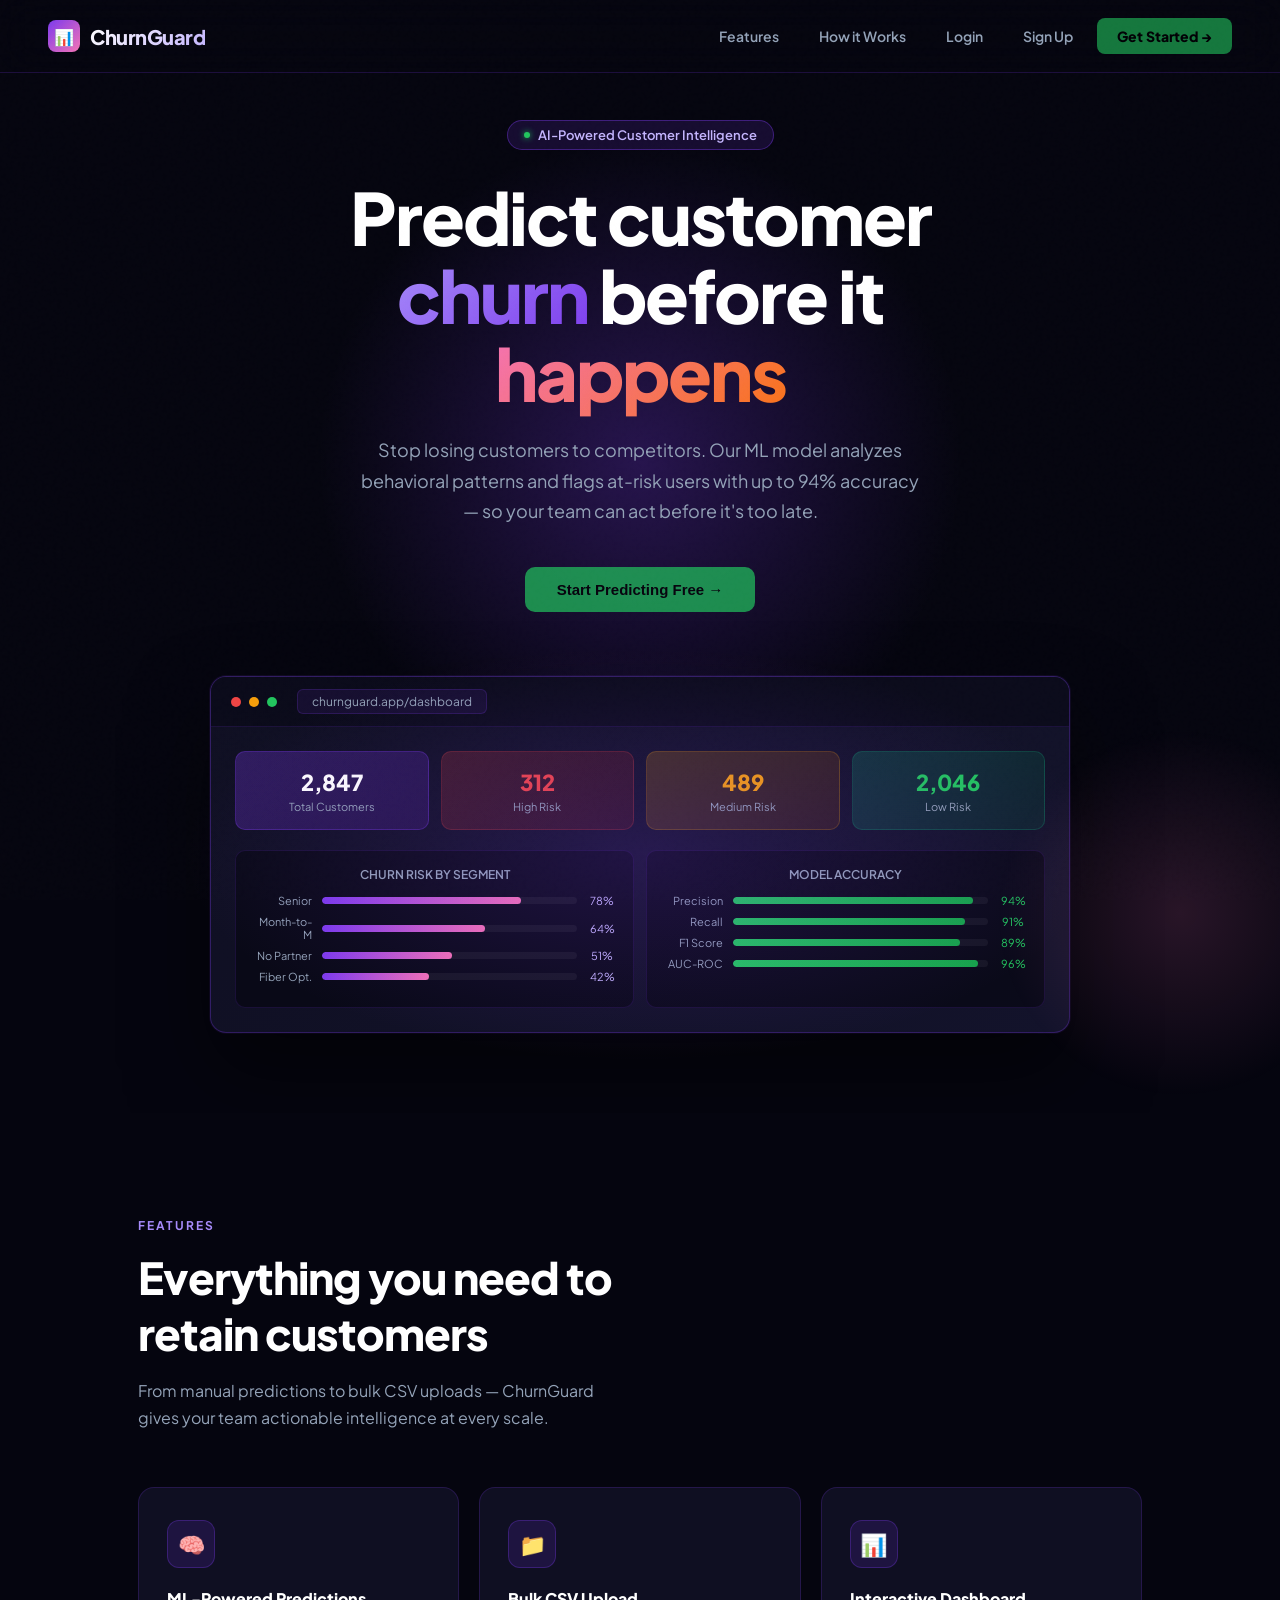
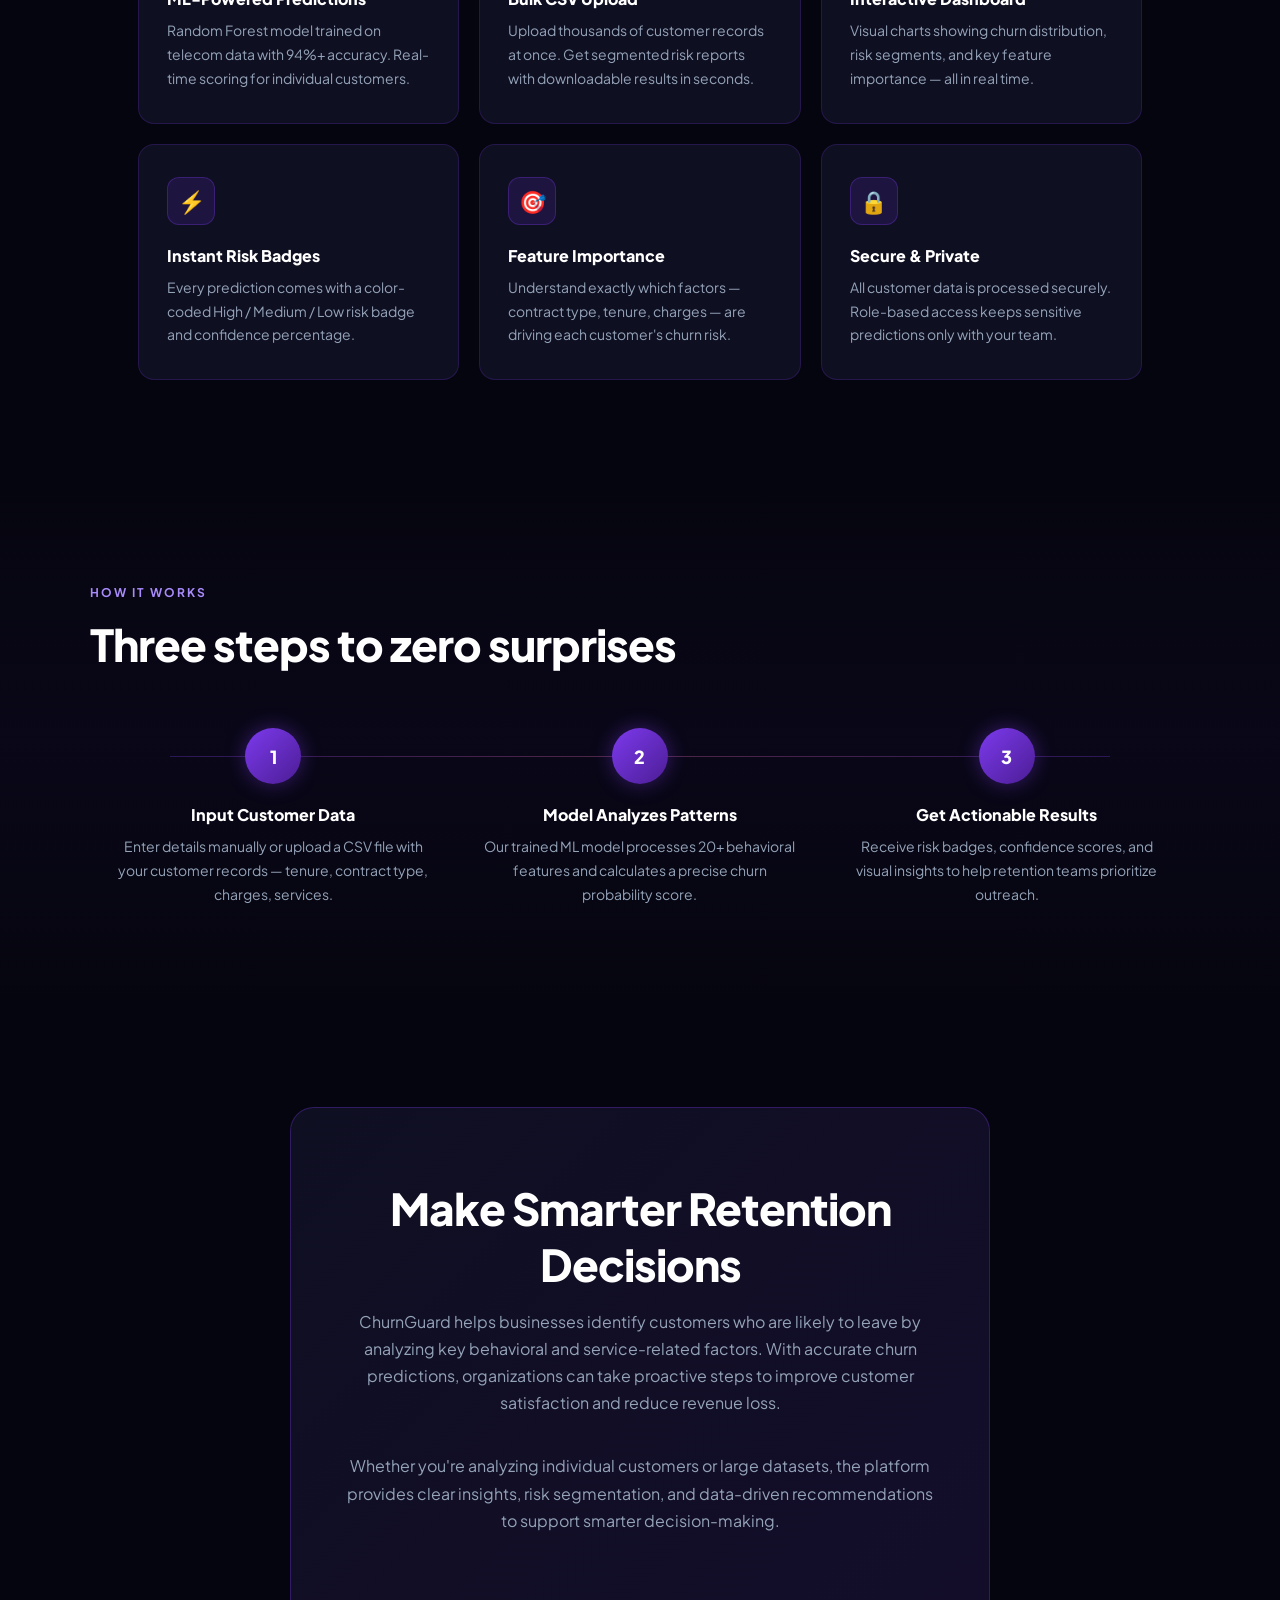
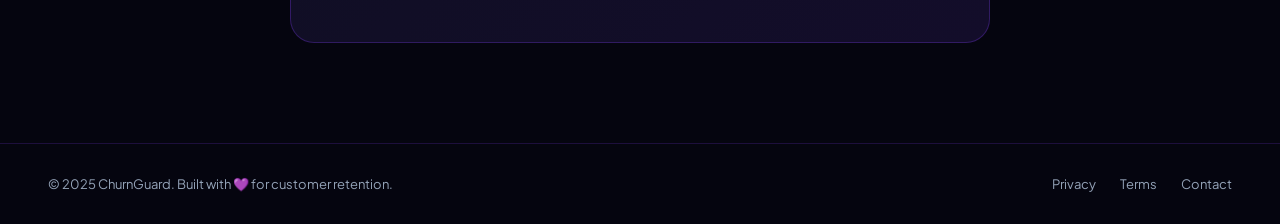
<file: templates/index.html>
<!doctype html>
<html lang="en">
  <head>
    <meta charset="UTF-8" />
    <meta name="viewport" content="width=device-width, initial-scale=1.0" />
    <title>ChurnGuard — Customer Churn Prediction</title>
    <link
      href="https://fonts.googleapis.com/css2?family=Plus+Jakarta+Sans:wght@400;500;600;700;800;900&display=swap"
      rel="stylesheet"
    />
    <style>
      *,
      *::before,
      *::after {
        margin: 0;
        padding: 0;
        box-sizing: border-box;
      }
      :root {
        --bg: #05050f;
        --bg2: #0a0a1a;
        --card: #0f0f22;
        --border: rgba(124, 58, 237, 0.2);
        --border-hover: rgba(124, 58, 237, 0.7);
        --purple: #7c3aed;
        --purple-light: #a78bfa;
        --purple-pale: #c4b5fd;
        --pink: #f472b6;
        --green: #22c55e;
        --text: #ffffff;
        --text-muted: #94a3b8;
        --font: "Plus Jakarta Sans", sans-serif;
      }
      html {
        scroll-behavior: smooth;
      }
      body {
        background-color: var(--bg);
        color: var(--text);
        font-family: var(--font);
        overflow-x: hidden;
      } /* ── NOISE OVERLAY ── */
      body::before {
        content: "";
        position: fixed;
        inset: 0;
        background-image: url("data:image/svg+xml,%3Csvg viewBox='0 0 256 256' xmlns='http://www.w3.org/2000/svg'%3E%3Cfilter id='noise'%3E%3CfeTurbulence type='fractalNoise' baseFrequency='0.9' numOctaves='4' stitchTiles='stitch'/%3E%3C/filter%3E%3Crect width='100%25' height='100%25' filter='url(%23noise)' opacity='0.04'/%3E%3C/svg%3E");
        pointer-events: none;
        z-index: 9999;
        opacity: 0.4;
      } /* ── NAVBAR ── */
      .navbar {
        position: fixed;
        top: 0;
        width: 100%;
        z-index: 100;
        padding: 18px 48px;
        display: flex;
        align-items: center;
        justify-content: space-between;
        background: rgba(5, 5, 15, 0.8);
        backdrop-filter: blur(20px);
        border-bottom: 1px solid var(--border);
      }
      .navbar-left {
        display: flex;
        align-items: center;
        gap: 10px;
      }
      .logo-dot {
        width: 32px;
        height: 32px;
        background: linear-gradient(135deg, var(--purple), var(--pink));
        border-radius: 8px;
        display: flex;
        align-items: center;
        justify-content: center;
        font-size: 16px;
      }
      .brand-name {
        font-size: 20px;
        font-weight: 900;
        letter-spacing: -0.5px;
        background: linear-gradient(135deg, #fff, var(--purple-pale));
        -webkit-background-clip: text;
        -webkit-text-fill-color: transparent;
      }
      .navbar-right {
        display: flex;
        align-items: center;
        gap: 8px;
      }
      .nav-link {
        color: var(--text-muted);
        text-decoration: none;
        font-size: 14px;
        font-weight: 600;
        padding: 8px 16px;
        border-radius: 8px;
        transition: all 0.2s;
      }
      .nav-link:hover {
        color: white;
        background: rgba(124, 58, 237, 0.15);
      }
      .nav-cta {
        background: var(--green);
        color: #000;
        font-weight: 800;
        font-size: 14px;
        padding: 9px 20px;
        border-radius: 8px;
        text-decoration: none;
        transition: all 0.2s;
      }
      .nav-cta:hover {
        background: #16a34a;
        transform: translateY(-1px);
      } /* ── HERO ── */
      .hero {
        min-height: 100vh;
        display: flex;
        flex-direction: column;
        align-items: center;
        justify-content: center;
        text-align: center;
        padding: 120px 24px 80px;
        position: relative;
        overflow: hidden;
      } /* Glow orbs */
      .hero::before {
        content: "";
        position: absolute;
        top: 10%;
        left: 50%;
        transform: translateX(-50%);
        width: 700px;
        height: 700px;
        background: radial-gradient(
          circle,
          rgba(124, 58, 237, 0.28) 0%,
          transparent 65%
        );
        pointer-events: none;
      }
      .hero::after {
        content: "";
        position: absolute;
        bottom: 0;
        right: -100px;
        width: 400px;
        height: 400px;
        background: radial-gradient(
          circle,
          rgba(244, 114, 182, 0.15) 0%,
          transparent 65%
        );
        pointer-events: none;
      }
      .hero-badge {
        display: inline-flex;
        align-items: center;
        gap: 8px;
        background: rgba(124, 58, 237, 0.15);
        border: 1px solid rgba(124, 58, 237, 0.4);
        border-radius: 30px;
        padding: 6px 16px;
        font-size: 13px;
        font-weight: 600;
        color: var(--purple-pale);
        margin-bottom: 28px;
        animation: fadeUp 0.6s ease both;
      }
      .badge-dot {
        width: 6px;
        height: 6px;
        background: var(--green);
        border-radius: 50%;
        box-shadow: 0 0 6px var(--green);
        animation: pulse 2s infinite;
      }
      @keyframes pulse {
        0%,
        100% {
          opacity: 1;
        }
        50% {
          opacity: 0.4;
        }
      }
      .hero h1 {
        font-size: clamp(38px, 6vw, 72px);
        font-weight: 900;
        line-height: 1.08;
        letter-spacing: -2px;
        margin-bottom: 24px;
        animation: fadeUp 0.6s 0.1s ease both;
      }
      .hero h1 .word-white {
        color: white;
      }
      .hero h1 .word-purple {
        background: linear-gradient(135deg, var(--purple-light), var(--purple));
        -webkit-background-clip: text;
        -webkit-text-fill-color: transparent;
      }
      .hero h1 .word-pink {
        background: linear-gradient(135deg, var(--pink), #f97316);
        -webkit-background-clip: text;
        -webkit-text-fill-color: transparent;
      }
      .hero p {
        font-size: 18px;
        color: var(--text-muted);
        max-width: 560px;
        line-height: 1.7;
        margin-bottom: 40px;
        animation: fadeUp 0.6s 0.2s ease both;
      }
      .hero-buttons {
        display: flex;
        gap: 12px;
        justify-content: center;
        flex-wrap: wrap;
        animation: fadeUp 0.6s 0.3s ease both;
      }
      .btn-green {
        background: var(--green);
        color: #000;
        font-weight: 800;
        font-size: 15px;
        padding: 14px 32px;
        border-radius: 10px;
        text-decoration: none;
        transition: all 0.2s;
        border: none;
        cursor: pointer;
      }
      .btn-green:hover {
        background: #16a34a;
        transform: translateY(-2px);
        box-shadow: 0 8px 24px rgba(34, 197, 94, 0.3);
      }
      .btn-outline {
        background: transparent;
        color: white;
        font-weight: 700;
        font-size: 15px;
        padding: 14px 32px;
        border-radius: 10px;
        text-decoration: none;
        border: 1px solid rgba(255, 255, 255, 0.15);
        transition: all 0.2s;
        cursor: pointer;
      }
      .btn-outline:hover {
        border-color: rgba(255, 255, 255, 0.35);
        background: rgba(255, 255, 255, 0.05);
      } /* Dashboard preview mock */
      .hero-preview {
        margin-top: 64px;
        position: relative;
        width: 100%;
        max-width: 860px;
        animation: fadeUp 0.8s 0.4s ease both;
      }
      .preview-glow {
        position: absolute;
        inset: -30px;
        background: radial-gradient(
          ellipse at center,
          rgba(124, 58, 237, 0.2) 0%,
          transparent 70%
        );
        pointer-events: none;
      }
      .preview-frame {
        background: linear-gradient(135deg, #0f0f22, #13132b);
        border: 1px solid rgba(124, 58, 237, 0.3);
        border-radius: 16px;
        overflow: hidden;
        box-shadow:
          0 40px 80px rgba(0, 0, 0, 0.5),
          0 0 0 1px rgba(124, 58, 237, 0.1);
      }
      .preview-topbar {
        background: rgba(10, 10, 26, 0.9);
        padding: 12px 20px;
        display: flex;
        align-items: center;
        gap: 8px;
        border-bottom: 1px solid rgba(124, 58, 237, 0.15);
      }
      .dot {
        width: 10px;
        height: 10px;
        border-radius: 50%;
      }
      .dot-red {
        background: #ef4444;
      }
      .dot-yellow {
        background: #f59e0b;
      }
      .dot-green {
        background: #22c55e;
      }
      .preview-url {
        margin-left: 12px;
        background: rgba(124, 58, 237, 0.1);
        border: 1px solid rgba(124, 58, 237, 0.2);
        border-radius: 6px;
        padding: 4px 14px;
        font-size: 12px;
        color: var(--text-muted);
      }
      .preview-body {
        padding: 24px;
      }
      .preview-stats {
        display: grid;
        grid-template-columns: repeat(4, 1fr);
        gap: 12px;
        margin-bottom: 20px;
      }
      .ps-card {
        border-radius: 10px;
        padding: 16px;
        text-align: center;
      }
      .ps-card .ps-num {
        font-size: 22px;
        font-weight: 800;
      }
      .ps-card .ps-label {
        font-size: 11px;
        color: var(--text-muted);
        margin-top: 4px;
      }
      .ps-purple {
        background: linear-gradient(
          135deg,
          rgba(124, 58, 237, 0.3),
          rgba(76, 29, 149, 0.3)
        );
        border: 1px solid rgba(124, 58, 237, 0.3);
      }
      .ps-red {
        background: linear-gradient(
          135deg,
          rgba(239, 68, 68, 0.2),
          rgba(153, 27, 27, 0.2)
        );
        border: 1px solid rgba(239, 68, 68, 0.2);
      }
      .ps-yellow {
        background: linear-gradient(
          135deg,
          rgba(245, 158, 11, 0.2),
          rgba(146, 64, 14, 0.2)
        );
        border: 1px solid rgba(245, 158, 11, 0.2);
      }
      .ps-green {
        background: linear-gradient(
          135deg,
          rgba(16, 185, 129, 0.2),
          rgba(6, 95, 70, 0.2)
        );
        border: 1px solid rgba(16, 185, 129, 0.2);
      }
      .preview-bar-row {
        display: flex;
        gap: 12px;
      }
      .preview-chart-box {
        flex: 1;
        background: rgba(5, 5, 15, 0.6);
        border: 1px solid rgba(124, 58, 237, 0.15);
        border-radius: 10px;
        padding: 16px;
      }
      .pcb-title {
        font-size: 12px;
        color: var(--text-muted);
        font-weight: 600;
        margin-bottom: 12px;
      }
      .mini-bar-row {
        display: flex;
        align-items: center;
        gap: 10px;
        margin-bottom: 8px;
      }
      .mini-bar-label {
        font-size: 11px;
        color: var(--text-muted);
        width: 60px;
        text-align: right;
      }
      .mini-bar-bg {
        flex: 1;
        height: 7px;
        background: rgba(255, 255, 255, 0.05);
        border-radius: 4px;
        overflow: hidden;
      }
      .mini-bar-fill {
        height: 100%;
        border-radius: 4px;
        background: linear-gradient(90deg, var(--purple), var(--pink));
      }
      .mini-bar-pct {
        font-size: 11px;
        color: var(--purple-pale);
        width: 30px;
      } /* ── LOGOS ── */
      .logos-strip {
        padding: 32px 48px;
        border-top: 1px solid var(--border);
        border-bottom: 1px solid var(--border);
        text-align: center;
      }
      .logos-strip p {
        font-size: 12px;
        color: var(--text-muted);
        font-weight: 600;
        letter-spacing: 1.5px;
        text-transform: uppercase;
        margin-bottom: 20px;
      }
      .logos-row {
        display: flex;
        justify-content: center;
        align-items: center;
        gap: 48px;
        flex-wrap: wrap;
      }
      .logo-pill {
        color: rgba(255, 255, 255, 0.25);
        font-size: 14px;
        font-weight: 800;
        letter-spacing: 1px;
        transition: color 0.2s;
      }
      .logo-pill:hover {
        color: rgba(255, 255, 255, 0.6);
      } /* ── FEATURES ── */
      .features {
        padding: 100px 48px;
        max-width: 1100px;
        margin: 0 auto;
      }
      .section-label {
        display: inline-block;
        font-size: 12px;
        font-weight: 700;
        letter-spacing: 2px;
        text-transform: uppercase;
        color: var(--purple-light);
        margin-bottom: 16px;
      }
      .section-title {
        font-size: clamp(28px, 4vw, 44px);
        font-weight: 900;
        letter-spacing: -1px;
        margin-bottom: 16px;
      }
      .section-sub {
        font-size: 16px;
        color: var(--text-muted);
        max-width: 480px;
        line-height: 1.7;
        margin-bottom: 56px;
      }
      .features-grid {
        display: grid;
        grid-template-columns: repeat(3, 1fr);
        gap: 20px;
      }
      .feat-card {
        background: var(--card);
        border: 1px solid var(--border);
        border-radius: 16px;
        padding: 32px 28px;
        transition: all 0.3s;
        position: relative;
        overflow: hidden;
      }
      .feat-card::before {
        content: "";
        position: absolute;
        top: 0;
        left: 0;
        right: 0;
        height: 2px;
        background: linear-gradient(90deg, var(--purple), var(--pink));
        opacity: 0;
        transition: opacity 0.3s;
      }
      .feat-card:hover {
        border-color: var(--border-hover);
        transform: translateY(-4px);
        box-shadow: 0 16px 40px rgba(124, 58, 237, 0.15);
      }
      .feat-card:hover::before {
        opacity: 1;
      }
      .feat-icon {
        width: 48px;
        height: 48px;
        background: rgba(124, 58, 237, 0.15);
        border: 1px solid rgba(124, 58, 237, 0.3);
        border-radius: 12px;
        display: flex;
        align-items: center;
        justify-content: center;
        font-size: 22px;
        margin-bottom: 20px;
      }
      .feat-card h3 {
        font-size: 16px;
        font-weight: 800;
        margin-bottom: 10px;
        color: white;
      }
      .feat-card p {
        font-size: 14px;
        color: var(--text-muted);
        line-height: 1.7;
      } /* ── HOW IT WORKS ── */
      .how-section {
        padding: 100px 48px;
        background: linear-gradient(
          180deg,
          transparent,
          rgba(124, 58, 237, 0.04),
          transparent
        );
      }
      .how-inner {
        max-width: 1100px;
        margin: 0 auto;
      }
      .steps-row {
        display: grid;
        grid-template-columns: repeat(3, 1fr);
        gap: 0;
        position: relative;
        margin-top: 56px;
      }
      .steps-row::before {
        content: "";
        position: absolute;
        top: 28px;
        left: 80px;
        right: 80px;
        height: 1px;
        background: linear-gradient(
          90deg,
          var(--purple),
          var(--pink),
          var(--purple)
        );
        opacity: 0.3;
      }
      .step {
        text-align: center;
        padding: 0 24px;
      }
      .step-num {
        width: 56px;
        height: 56px;
        background: linear-gradient(135deg, var(--purple), #4c1d95);
        border-radius: 50%;
        display: flex;
        align-items: center;
        justify-content: center;
        font-size: 18px;
        font-weight: 900;
        margin: 0 auto 20px;
        position: relative;
        z-index: 1;
        box-shadow: 0 0 20px rgba(124, 58, 237, 0.4);
      }
      .step h3 {
        font-size: 16px;
        font-weight: 800;
        margin-bottom: 10px;
      }
      .step p {
        font-size: 14px;
        color: var(--text-muted);
        line-height: 1.7;
      } /* ── CTA ── */
      .cta-section {
        padding: 100px 48px;
        text-align: center;
        position: relative;
        overflow: hidden;
      }
      .cta-section::before {
        content: "";
        position: absolute;
        top: 50%;
        left: 50%;
        transform: translate(-50%, -50%);
        width: 600px;
        height: 400px;
        background: radial-gradient(
          ellipse,
          rgba(124, 58, 237, 0.2) 0%,
          transparent 70%
        );
        pointer-events: none;
      }
      .cta-box {
        background: linear-gradient(135deg, #0f0f22, #130d2a);
        border: 1px solid rgba(124, 58, 237, 0.3);
        border-radius: 24px;
        padding: 72px 48px;
        max-width: 700px;
        margin: 0 auto;
        position: relative;
      }
      .cta-box h2 {
        font-size: clamp(28px, 4vw, 44px);
        font-weight: 900;
        letter-spacing: -1px;
        margin-bottom: 16px;
      }
      .cta-box p {
        color: var(--text-muted);
        font-size: 16px;
        line-height: 1.7;
        margin-bottom: 36px;
      } /* ── FOOTER ── */
      footer {
        padding: 32px 48px;
        border-top: 1px solid var(--border);
        display: flex;
        align-items: center;
        justify-content: space-between;
      }
      footer p {
        font-size: 13px;
        color: var(--text-muted);
      }
      footer .footer-links {
        display: flex;
        gap: 24px;
      }
      footer .footer-links a {
        font-size: 13px;
        color: var(--text-muted);
        text-decoration: none;
        transition: color 0.2s;
      }
      footer .footer-links a:hover {
        color: white;
      } /* ── ANIMATIONS ── */
      @keyframes fadeUp {
        from {
          opacity: 0;
          transform: translateY(20px);
        }
        to {
          opacity: 1;
          transform: translateY(0);
        }
      } /* ── RESPONSIVE ── */
      @media (max-width: 768px) {
        .navbar {
          padding: 16px 20px;
        }
        .features,
        .how-section,
        .cta-section {
          padding: 60px 20px;
        }
        .features-grid {
          grid-template-columns: 1fr;
        }
        .steps-row {
          grid-template-columns: 1fr;
          gap: 32px;
        }
        .steps-row::before {
          display: none;
        }
        .preview-stats {
          grid-template-columns: repeat(2, 1fr);
        }
        footer {
          flex-direction: column;
          gap: 16px;
          text-align: center;
        }
      }
    </style>
  </head>
  <body>
    <!-- NAVBAR -->
    <nav class="navbar">
      <div class="navbar-left">
        <div class="logo-dot">📊</div>
        <span class="brand-name">ChurnGuard</span>
      </div>
      <div class="navbar-right">
        <a href="#features" class="nav-link">Features</a>
        <a href="#how" class="nav-link">How it Works</a>
        <a href="/login" class="nav-link">Login</a>
        <a href="/signup" class="nav-link">Sign Up</a>
        <span
          class="nav-cta"
          style="pointer-events: none; opacity: 0.6; cursor: default"
        >
          Get Started →
        </span>
      </div>
    </nav>
    <!-- HERO -->
    <section class="hero">
      <div class="hero-badge">
        <span class="badge-dot"></span> AI-Powered Customer Intelligence
      </div>
      <h1>
        <span class="word-white">Predict customer </span><br />
        <span class="word-purple">churn </span>
        <span class="word-white">before it </span><br />
        <span class="word-pink">happens</span>
      </h1>
      <p>
        Stop losing customers to competitors. Our ML model analyzes behavioral
        patterns and flags at-risk users with up to 94% accuracy — so your team
        can act before it's too late.
      </p>
      <div class="hero-buttons">
        <button class="btn-green" style="pointer-events: none; opacity: 0.7">
          Start Predicting Free →
        </button>
      </div>
      <!-- Dashboard Preview -->
      <div class="hero-preview">
        <div class="preview-glow"></div>
        <div class="preview-frame">
          <div class="preview-topbar">
            <span class="dot dot-red"></span>
            <span class="dot dot-yellow"></span>
            <span class="dot dot-green"></span>
            <span class="preview-url">churnguard.app/dashboard</span>
          </div>
          <div class="preview-body">
            <div class="preview-stats">
              <div class="ps-card ps-purple">
                <div class="ps-num">2,847</div>
                <div class="ps-label">Total Customers</div>
              </div>
              <div class="ps-card ps-red">
                <div class="ps-num" style="color: #ef4444">312</div>
                <div class="ps-label">High Risk</div>
              </div>
              <div class="ps-card ps-yellow">
                <div class="ps-num" style="color: #f59e0b">489</div>
                <div class="ps-label">Medium Risk</div>
              </div>
              <div class="ps-card ps-green">
                <div class="ps-num" style="color: #22c55e">2,046</div>
                <div class="ps-label">Low Risk</div>
              </div>
            </div>
            <div class="preview-bar-row">
              <div class="preview-chart-box">
                <div class="pcb-title">CHURN RISK BY SEGMENT</div>
                <div class="mini-bar-row">
                  <span class="mini-bar-label">Senior</span>
                  <div class="mini-bar-bg">
                    <div class="mini-bar-fill" style="width: 78%"></div>
                  </div>
                  <span class="mini-bar-pct">78%</span>
                </div>
                <div class="mini-bar-row">
                  <span class="mini-bar-label">Month-to-M</span>
                  <div class="mini-bar-bg">
                    <div class="mini-bar-fill" style="width: 64%"></div>
                  </div>
                  <span class="mini-bar-pct">64%</span>
                </div>
                <div class="mini-bar-row">
                  <span class="mini-bar-label">No Partner</span>
                  <div class="mini-bar-bg">
                    <div class="mini-bar-fill" style="width: 51%"></div>
                  </div>
                  <span class="mini-bar-pct">51%</span>
                </div>
                <div class="mini-bar-row">
                  <span class="mini-bar-label">Fiber Opt.</span>
                  <div class="mini-bar-bg">
                    <div class="mini-bar-fill" style="width: 42%"></div>
                  </div>
                  <span class="mini-bar-pct">42%</span>
                </div>
              </div>
              <div class="preview-chart-box">
                <div class="pcb-title">MODEL ACCURACY</div>
                <div class="mini-bar-row">
                  <span class="mini-bar-label">Precision</span>
                  <div class="mini-bar-bg">
                    <div
                      class="mini-bar-fill"
                      style="
                        width: 94%;
                        background: linear-gradient(90deg, #22c55e, #16a34a);
                      "
                    ></div>
                  </div>
                  <span class="mini-bar-pct" style="color: #22c55e">94%</span>
                </div>
                <div class="mini-bar-row">
                  <span class="mini-bar-label">Recall</span>
                  <div class="mini-bar-bg">
                    <div
                      class="mini-bar-fill"
                      style="
                        width: 91%;
                        background: linear-gradient(90deg, #22c55e, #16a34a);
                      "
                    ></div>
                  </div>
                  <span class="mini-bar-pct" style="color: #22c55e">91%</span>
                </div>
                <div class="mini-bar-row">
                  <span class="mini-bar-label">F1 Score</span>
                  <div class="mini-bar-bg">
                    <div
                      class="mini-bar-fill"
                      style="
                        width: 89%;
                        background: linear-gradient(90deg, #22c55e, #16a34a);
                      "
                    ></div>
                  </div>
                  <span class="mini-bar-pct" style="color: #22c55e">89%</span>
                </div>
                <div class="mini-bar-row">
                  <span class="mini-bar-label">AUC-ROC</span>
                  <div class="mini-bar-bg">
                    <div
                      class="mini-bar-fill"
                      style="
                        width: 96%;
                        background: linear-gradient(90deg, #22c55e, #16a34a);
                      "
                    ></div>
                  </div>
                  <span class="mini-bar-pct" style="color: #22c55e">96%</span>
                </div>
              </div>
            </div>
          </div>
        </div>
      </div>
    </section>

    <!-- FEATURES -->
    <section class="features" id="features">
      <span class="section-label">Features</span>
      <h2 class="section-title">
        Everything you need to<br />retain customers
      </h2>
      <p class="section-sub">
        From manual predictions to bulk CSV uploads — ChurnGuard gives your team
        actionable intelligence at every scale.
      </p>
      <div class="features-grid">
        <div class="feat-card">
          <div class="feat-icon">🧠</div>
          <h3>ML-Powered Predictions</h3>
          <p>
            Random Forest model trained on telecom data with 94%+ accuracy.
            Real-time scoring for individual customers.
          </p>
        </div>
        <div class="feat-card">
          <div class="feat-icon">📁</div>
          <h3>Bulk CSV Upload</h3>
          <p>
            Upload thousands of customer records at once. Get segmented risk
            reports with downloadable results in seconds.
          </p>
        </div>
        <div class="feat-card">
          <div class="feat-icon">📊</div>
          <h3>Interactive Dashboard</h3>
          <p>
            Visual charts showing churn distribution, risk segments, and key
            feature importance — all in real time.
          </p>
        </div>
        <div class="feat-card">
          <div class="feat-icon">⚡</div>
          <h3>Instant Risk Badges</h3>
          <p>
            Every prediction comes with a color-coded High / Medium / Low risk
            badge and confidence percentage.
          </p>
        </div>
        <div class="feat-card">
          <div class="feat-icon">🎯</div>
          <h3>Feature Importance</h3>
          <p>
            Understand exactly which factors — contract type, tenure, charges —
            are driving each customer's churn risk.
          </p>
        </div>
        <div class="feat-card">
          <div class="feat-icon">🔒</div>
          <h3>Secure & Private</h3>
          <p>
            All customer data is processed securely. Role-based access keeps
            sensitive predictions only with your team.
          </p>
        </div>
      </div>
    </section>
    <!-- HOW IT WORKS -->
    <section class="how-section" id="how">
      <div class="how-inner">
        <span class="section-label">How It Works</span>
        <h2 class="section-title">Three steps to zero surprises</h2>
        <div class="steps-row">
          <div class="step">
            <div class="step-num">1</div>
            <h3>Input Customer Data</h3>
            <p>
              Enter details manually or upload a CSV file with your customer
              records — tenure, contract type, charges, services.
            </p>
          </div>
          <div class="step">
            <div class="step-num">2</div>
            <h3>Model Analyzes Patterns</h3>
            <p>
              Our trained ML model processes 20+ behavioral features and
              calculates a precise churn probability score.
            </p>
          </div>
          <div class="step">
            <div class="step-num">3</div>
            <h3>Get Actionable Results</h3>
            <p>
              Receive risk badges, confidence scores, and visual insights to
              help retention teams prioritize outreach.
            </p>
          </div>
        </div>
      </div>
    </section>
    <!-- CTA -->
    <section class="cta-section">
      <div class="cta-box">
        <h2>Make Smarter Retention Decisions</h2>
        <p>
          ChurnGuard helps businesses identify customers who are likely to leave
          by analyzing key behavioral and service-related factors. With accurate
          churn predictions, organizations can take proactive steps to improve
          customer satisfaction and reduce revenue loss.
        </p>

        <p style="margin-top: 10px">
          Whether you're analyzing individual customers or large datasets, the
          platform provides clear insights, risk segmentation, and data-driven
          recommendations to support smarter decision-making.
        </p>

        <div
          style="
            display: flex;
            gap: 12px;
            justify-content: center;
            flex-wrap: wrap;
            margin-top: 20px;
          "
        >
        </div>
      </div>
    </section>
    <!-- FOOTER -->
    <footer>
      <p>© 2025 ChurnGuard. Built with 💜 for customer retention.</p>
      <div class="footer-links">
        <a href="#">Privacy</a> <a href="#">Terms</a> <a href="#">Contact</a>
      </div>
    </footer>
  </body>
</html>
</file>
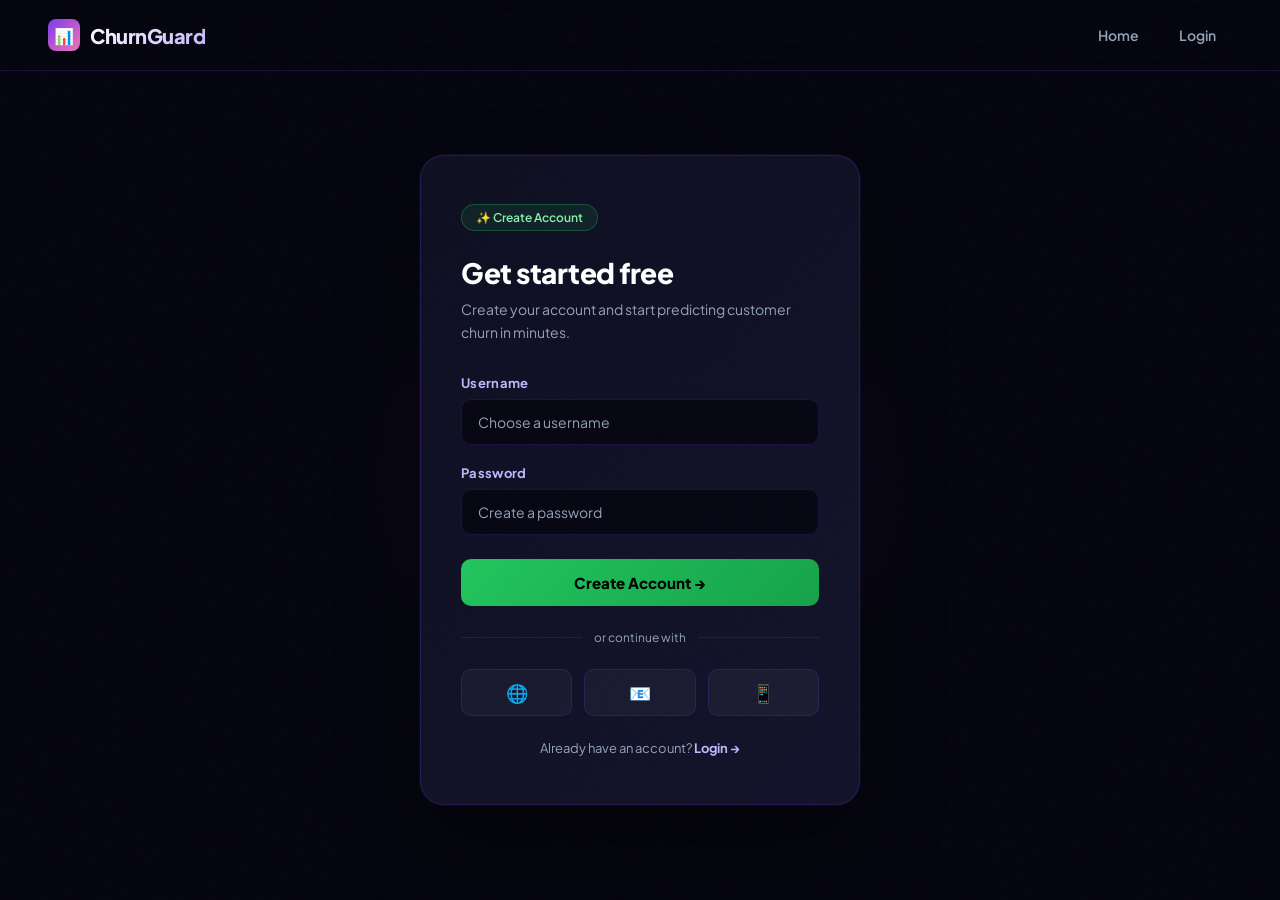
<file: templates/signup.html>
<!DOCTYPE html>
<html lang="en">
  <head>
    <meta charset="UTF-8" />
    <meta name="viewport" content="width=device-width, initial-scale=1.0" />
    <title>Sign Up — ChurnGuard</title>
    <link href="https://fonts.googleapis.com/css2?family=Plus+Jakarta+Sans:wght@400;500;600;700;800;900&display=swap" rel="stylesheet"/>
    <style>
      *, *::before, *::after { margin: 0; padding: 0; box-sizing: border-box; }
      :root {
        --bg: #05050f; --bg2: #0a0a1a; --card: #0f0f22;
        --border: rgba(124,58,237,0.2); --border-hover: rgba(124,58,237,0.7);
        --purple: #7c3aed; --purple-light: #a78bfa; --purple-pale: #c4b5fd;
        --pink: #f472b6; --green: #22c55e;
        --text: #ffffff; --text-muted: #94a3b8;
        --font: "Plus Jakarta Sans", sans-serif;
      }
      body { background-color: var(--bg); color: var(--text); font-family: var(--font); overflow-x: hidden; }
      body::before {
        content: ""; position: fixed; inset: 0;
        background-image: url("data:image/svg+xml,%3Csvg viewBox='0 0 256 256' xmlns='http://www.w3.org/2000/svg'%3E%3Cfilter id='noise'%3E%3CfeTurbulence type='fractalNoise' baseFrequency='0.9' numOctaves='4' stitchTiles='stitch'/%3E%3C/filter%3E%3Crect width='100%25' height='100%25' filter='url(%23noise)' opacity='0.04'/%3E%3C/svg%3E");
        pointer-events: none; z-index: 9999; opacity: 0.4;
      }

      .navbar {
        position: fixed; top: 0; width: 100%; z-index: 100;
        padding: 18px 48px; display: flex; align-items: center;
        justify-content: space-between;
        background: rgba(5,5,15,0.8); backdrop-filter: blur(20px);
        border-bottom: 1px solid var(--border);
      }
      .navbar-left { display: flex; align-items: center; gap: 10px; }
      .logo-dot {
        width: 32px; height: 32px;
        background: linear-gradient(135deg, var(--purple), var(--pink));
        border-radius: 8px; display: flex; align-items: center;
        justify-content: center; font-size: 16px;
      }
      .brand-name {
        font-size: 20px; font-weight: 900; letter-spacing: -0.5px;
        background: linear-gradient(135deg, #fff, var(--purple-pale));
        -webkit-background-clip: text; -webkit-text-fill-color: transparent;
      }
      .navbar-right { display: flex; align-items: center; gap: 8px; }
      .nav-link {
        color: var(--text-muted); text-decoration: none; font-size: 14px;
        font-weight: 600; padding: 8px 16px; border-radius: 8px; transition: all 0.2s;
      }
      .nav-link:hover { color: white; background: rgba(124,58,237,0.15); }

      .page {
        min-height: 100vh; display: flex; align-items: center;
        justify-content: center; padding: 100px 24px 40px;
        position: relative; overflow: hidden;
      }
      .page::before {
        content: ""; position: absolute; top: 20%; left: 50%;
        transform: translateX(-50%); width: 600px; height: 600px;
        background: radial-gradient(circle, rgba(124,58,237,0.2) 0%, transparent 65%);
        pointer-events: none;
      }

      .auth-card {
        background: linear-gradient(135deg, #0f0f22, #13132b);
        border: 1px solid var(--border);
        border-radius: 24px; padding: 48px 40px;
        width: 100%; max-width: 440px;
        position: relative; z-index: 1;
        box-shadow: 0 40px 80px rgba(0,0,0,0.4), 0 0 0 1px rgba(124,58,237,0.1);
        animation: fadeUp 0.6s ease both;
      }

      .auth-badge {
        display: inline-flex; align-items: center; gap: 8px;
        background: rgba(34,197,94,0.1);
        border: 1px solid rgba(34,197,94,0.3);
        border-radius: 30px; padding: 5px 14px;
        font-size: 12px; font-weight: 600; color: #86efac;
        margin-bottom: 24px;
      }

      .auth-card h1 {
        font-size: 28px; font-weight: 900; letter-spacing: -0.5px;
        margin-bottom: 8px; color: white;
      }

      .auth-card .subtitle {
        font-size: 14px; color: var(--text-muted);
        margin-bottom: 32px; line-height: 1.6;
      }

      .alert {
        background: rgba(34,197,94,0.1);
        border: 1px solid rgba(34,197,94,0.3);
        border-radius: 10px; padding: 12px 16px;
        font-size: 13px; color: #86efac;
        margin-bottom: 24px;
      }

      .form-group { margin-bottom: 20px; }
      .form-group label {
        display: block; font-size: 13px; font-weight: 700;
        color: var(--purple-pale); margin-bottom: 8px; letter-spacing: 0.3px;
      }
      .form-group input {
        width: 100%; padding: 13px 16px;
        background: rgba(5,5,15,0.8);
        border: 1px solid var(--border);
        border-radius: 10px; font-size: 14px;
        color: white; outline: none;
        font-family: var(--font); transition: all 0.2s;
      }
      .form-group input::placeholder { color: var(--text-muted); }
      .form-group input:focus {
        border-color: var(--purple);
        box-shadow: 0 0 0 3px rgba(124,58,237,0.15);
      }

      .btn-primary {
        width: 100%; padding: 14px;
        background: linear-gradient(135deg, var(--green), #16a34a);
        color: #000; border: none; border-radius: 10px;
        font-size: 15px; font-weight: 800; cursor: pointer;
        font-family: var(--font); transition: all 0.2s;
        margin-top: 4px;
      }
      .btn-primary:hover {
        transform: translateY(-2px);
        box-shadow: 0 8px 24px rgba(34,197,94,0.3);
      }

      .divider {
        display: flex; align-items: center; gap: 12px;
        margin: 24px 0; color: var(--text-muted); font-size: 12px;
      }
      .divider::before, .divider::after {
        content: ""; flex: 1; height: 1px; background: var(--border);
      }

      .social-row { display: flex; gap: 12px; }
      .social-btn {
        flex: 1; padding: 11px;
        background: rgba(255,255,255,0.04);
        border: 1px solid var(--border);
        border-radius: 10px; font-size: 18px;
        cursor: pointer; transition: all 0.2s;
        display: flex; align-items: center; justify-content: center;
      }
      .social-btn:hover {
        background: rgba(124,58,237,0.1);
        border-color: var(--border-hover);
      }

      .auth-footer {
        margin-top: 24px; text-align: center;
        font-size: 13px; color: var(--text-muted);
      }
      .auth-footer a {
        color: var(--purple-pale); text-decoration: none; font-weight: 700;
      }
      .auth-footer a:hover { color: white; }

      @keyframes fadeUp {
        from { opacity: 0; transform: translateY(20px); }
        to { opacity: 1; transform: translateY(0); }
      }
    </style>
  </head>
  <body>
    <nav class="navbar">
      <div class="navbar-left">
        <div class="logo-dot">📊</div>
        <span class="brand-name">ChurnGuard</span>
      </div>
      <div class="navbar-right">
        <a href="/" class="nav-link">Home</a>
        <a href="/login" class="nav-link">Login</a>
      </div>
    </nav>

    <div class="page">
      <div class="auth-card">

        <div class="auth-badge">✨ Create Account</div>
        <h1>Get started free</h1>
        <p class="subtitle">Create your account and start predicting customer churn in minutes.</p>

        <form action="/signup" method="POST">
          <div class="form-group">
            <label>Username</label>
            <input type="text" name="username" placeholder="Choose a username" required />
          </div>
          <div class="form-group">
            <label>Password</label>
            <input type="password" name="password" placeholder="Create a password" required />
          </div>
          <button type="submit" class="btn-primary">Create Account →</button>
        </form>

        <div class="divider">or continue with</div>
        <div class="social-row">
          <div class="social-btn">🌐</div>
          <div class="social-btn">📧</div>
          <div class="social-btn">📱</div>
        </div>

        <p class="auth-footer">
          Already have an account? <a href="/login">Login →</a>
        </p>

      </div>
    </div>
  </body>
</html>
</file>
